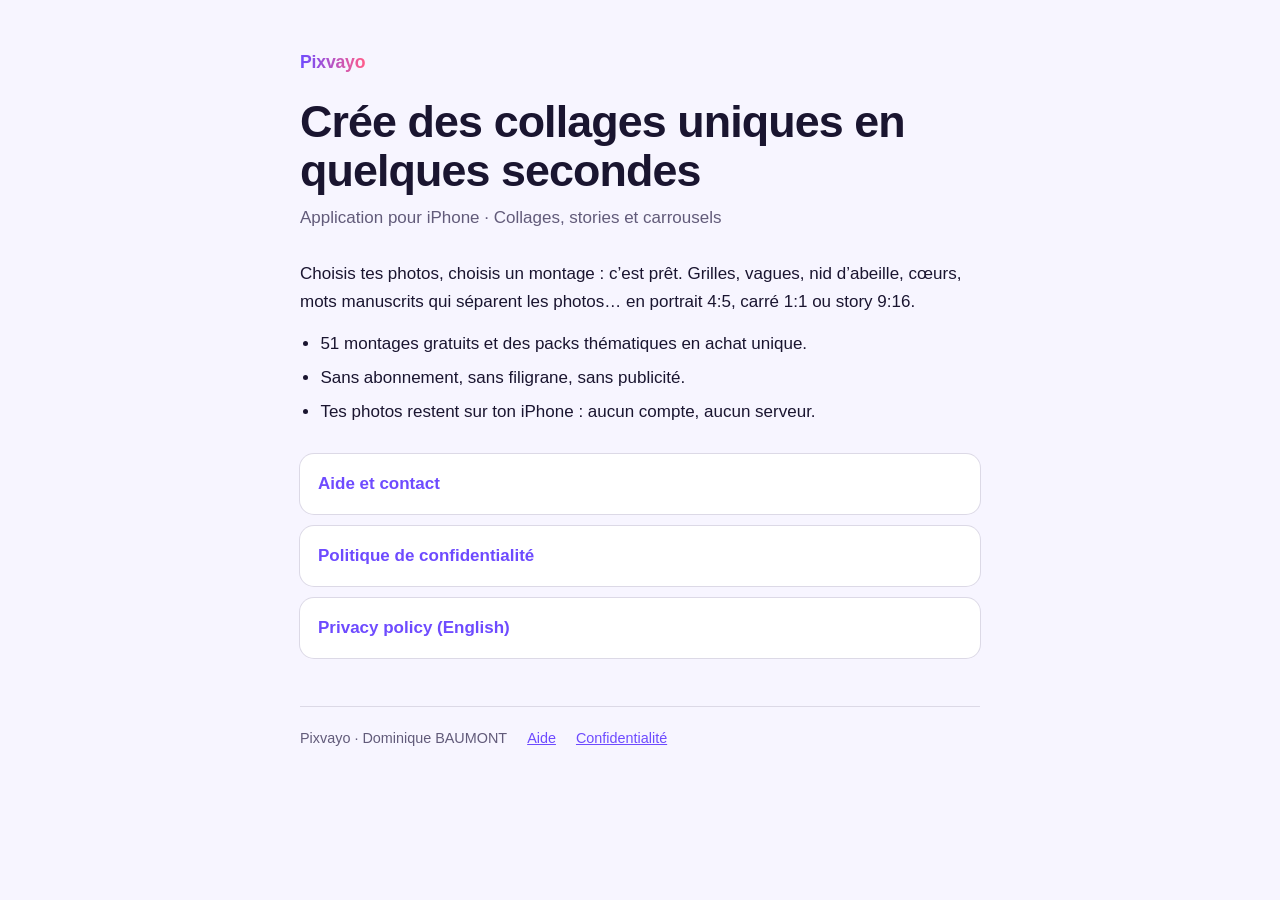
<file: index.html>
<!doctype html>
<html lang="fr">
<head>
<meta name="robots" content="noindex, nofollow, noarchive">
<meta charset="utf-8">
<meta name="viewport" content="width=device-width, initial-scale=1">
<title>Pixvayo – Collages pour iPhone</title>
<meta name="description" content="Pixvayo, l’app iPhone pour créer des collages, stories et carrousels en quelques secondes. Sans abonnement, sans filigrane.">
<link rel="stylesheet" href="style.css">
</head>
<body>
<main>
  <a class="brand" href="./">Pixvayo</a>
  <h1>Crée des collages uniques en quelques secondes</h1>
  <p class="meta">Application pour iPhone · Collages, stories et carrousels</p>

  <p>Choisis tes photos, choisis un montage : c’est prêt. Grilles, vagues, nid d’abeille, cœurs, mots manuscrits qui séparent les photos… en portrait 4:5, carré 1:1 ou story 9:16.</p>
  <ul>
    <li>51 montages gratuits et des packs thématiques en achat unique.</li>
    <li>Sans abonnement, sans filigrane, sans publicité.</li>
    <li>Tes photos restent sur ton iPhone : aucun compte, aucun serveur.</li>
  </ul>

  <nav class="links" aria-label="Pages">
    <a href="aide.html">Aide et contact</a>
    <a href="confidentialite.html">Politique de confidentialité</a>
    <a href="confidentialite.html#english">Privacy policy (English)</a>
  </nav>

  <footer>
    <span>Pixvayo · Dominique BAUMONT</span>
    <a href="aide.html">Aide</a>
    <a href="confidentialite.html">Confidentialité</a>
  </footer>
</main>
</body>
</html>
</file>
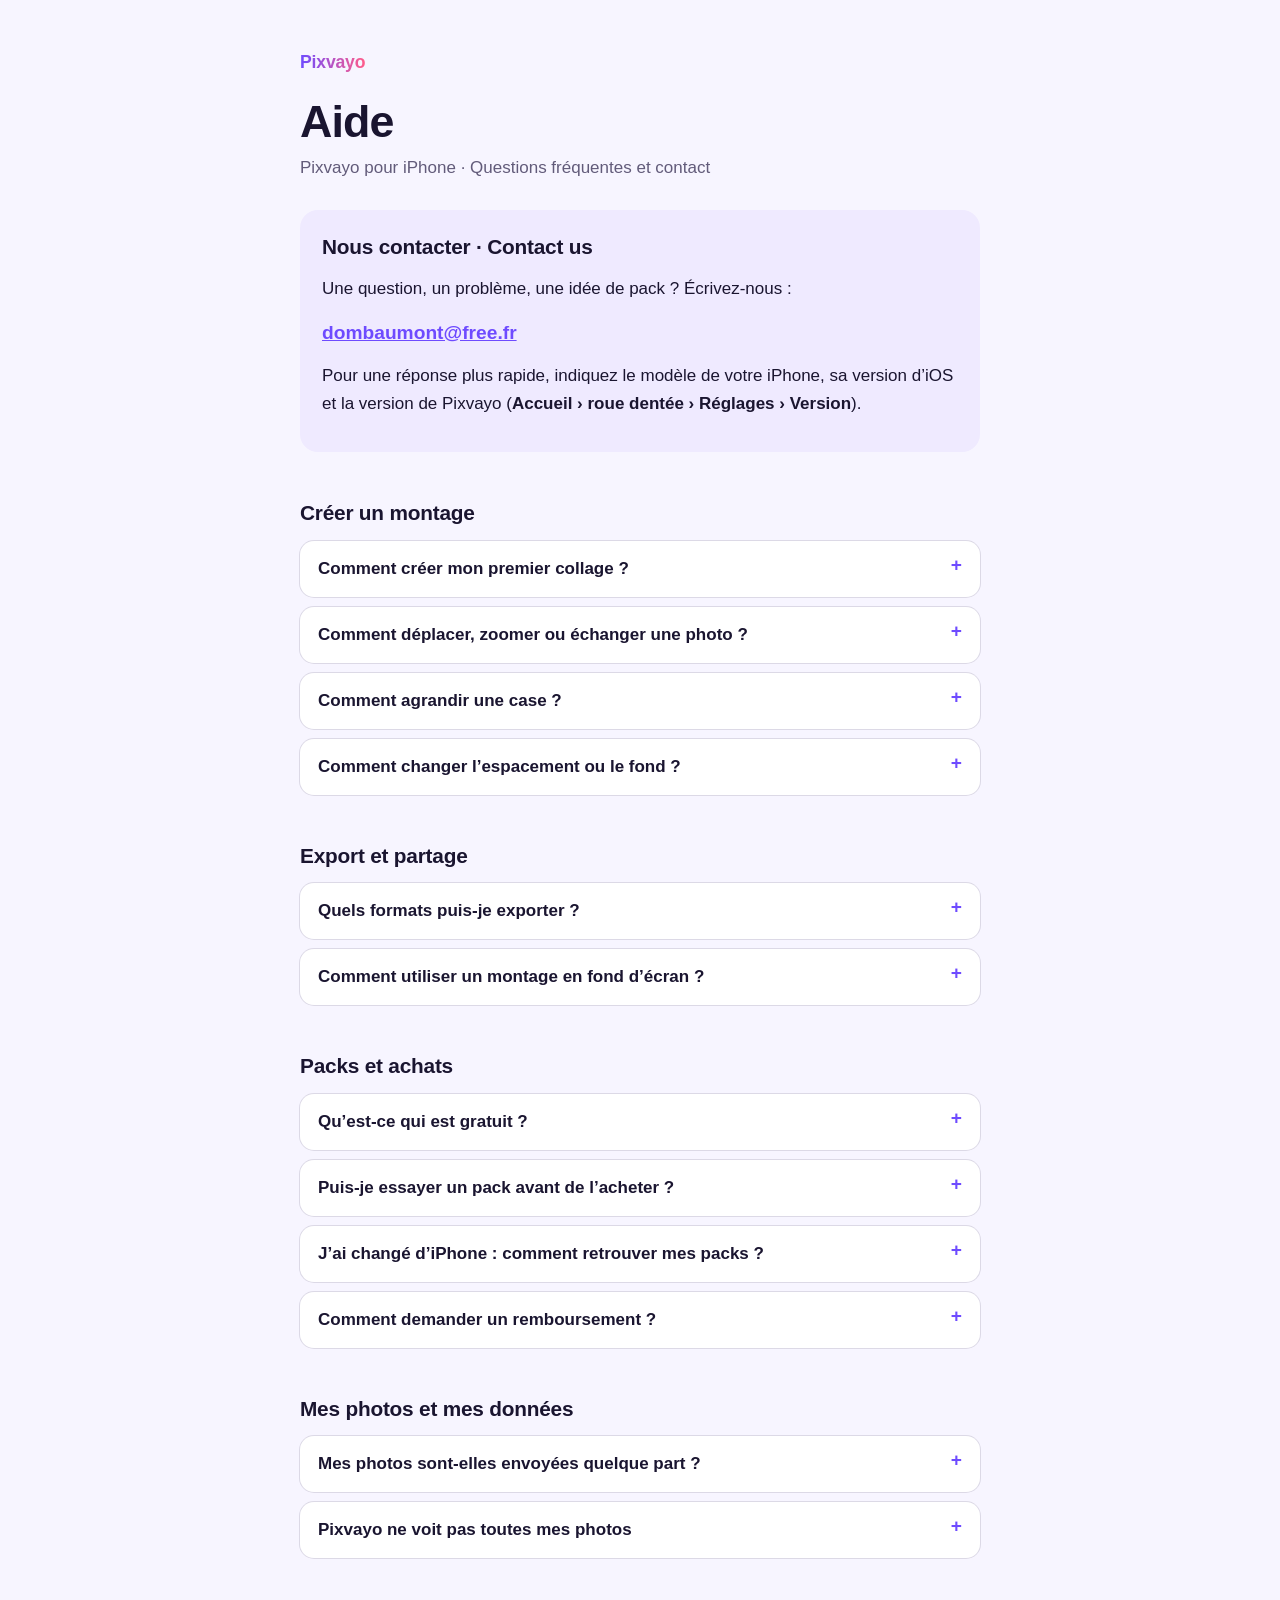
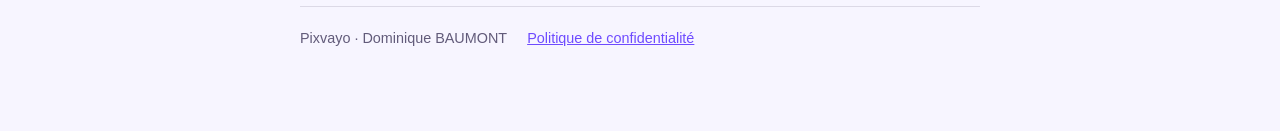
<file: aide.html>
<!doctype html>
<html lang="fr">
<head>
<meta name="robots" content="noindex, nofollow, noarchive">
<meta charset="utf-8">
<meta name="viewport" content="width=device-width, initial-scale=1">
<title>Aide – Pixvayo</title>
<meta name="description" content="Aide et contact de l’application Pixvayo pour iPhone : questions fréquentes, packs, achats, export.">
<link rel="stylesheet" href="style.css">
</head>
<body>
<main>
  <a class="brand" href="./">Pixvayo</a>
  <h1>Aide</h1>
  <p class="meta">Pixvayo pour iPhone · Questions fréquentes et contact</p>

  <section class="box" aria-labelledby="contact">
    <h2 id="contact">Nous contacter · Contact us</h2>
    <p>Une question, un problème, une idée de pack ? Écrivez-nous :</p>
    <p class="mail"><a href="mailto:dombaumont@free.fr?subject=Pixvayo">dombaumont@free.fr</a></p>
    <p>Pour une réponse plus rapide, indiquez le modèle de votre iPhone, sa version d’iOS et la version de Pixvayo (<span class="path">Accueil › roue dentée › Réglages › Version</span>).</p>
  </section>

  <h2>Créer un montage</h2>

  <details>
    <summary>Comment créer mon premier collage ?</summary>
    <div>
      <p>Touchez le bouton <strong>+</strong> au centre de la barre du bas, choisissez vos photos, puis un modèle. Vous pouvez aussi partir d’un modèle dans l’onglet <strong>Modèles</strong> et ajouter vos photos ensuite.</p>
    </div>
  </details>

  <details>
    <summary>Comment déplacer, zoomer ou échanger une photo ?</summary>
    <div>
      <p>Dans l’éditeur, faites glisser une photo pour la recadrer et pincez pour zoomer. Pour échanger deux photos, maintenez le doigt sur une photo puis faites-la glisser sur l’autre.</p>
    </div>
  </details>

  <details>
    <summary>Comment agrandir une case ?</summary>
    <div>
      <p>Faites glisser les poignées blanches placées sur les séparations : les flèches indiquent dans quel sens la séparation se déplace.</p>
    </div>
  </details>

  <details>
    <summary>Comment changer l’espacement ou le fond ?</summary>
    <div>
      <p>Dans l’éditeur, <strong>Espacements</strong> règle l’écart entre les photos et autour du montage. <strong>Fond</strong> propose le fond du modèle, <strong>Sans fond</strong> (vos photos sur fond blanc), une couleur ou une de vos photos.</p>
    </div>
  </details>

  <h2>Export et partage</h2>

  <details>
    <summary>Quels formats puis-je exporter ?</summary>
    <div>
      <p>JPEG, PNG ou HEIC, en haute définition et sans filigrane. Chaque modèle existe en portrait 4:5, carré 1:1 et story 9:16. Touchez <strong>Exporter</strong>, puis <strong>Enregistrer dans Photos</strong> ou partagez directement.</p>
    </div>
  </details>

  <details>
    <summary>Comment utiliser un montage en fond d’écran ?</summary>
    <div>
      <p>À l’export, touchez <strong>Utiliser en fond d’écran</strong> : l’image est enregistrée dans Photos au format de l’écran de l’iPhone. Ouvrez-la ensuite dans Photos, touchez le bouton de partage puis <strong>Utiliser en fond d’écran</strong>.</p>
    </div>
  </details>

  <h2>Packs et achats</h2>

  <details>
    <summary>Qu’est-ce qui est gratuit ?</summary>
    <div>
      <p>51 montages sont gratuits, pour toujours. Les packs thématiques (Noël, Anniversaire, Mariage, Naissance…) s’achètent une seule fois. <strong>Pixvayo illimité</strong> débloque tous les packs, actuels et à venir, en un seul achat. Il n’y a aucun abonnement.</p>
    </div>
  </details>

  <details>
    <summary>Puis-je essayer un pack avant de l’acheter ?</summary>
    <div>
      <p>Oui : chaque modèle d’un pack peut être essayé avec vos propres photos. Seul l’export se débloque après l’achat.</p>
    </div>
  </details>

  <details>
    <summary>J’ai changé d’iPhone : comment retrouver mes packs ?</summary>
    <div>
      <p>Connectez-vous avec le même compte Apple, ouvrez l’onglet <strong>Boutique</strong> et touchez <strong>Restaurer les achats</strong>, en bas de la page.</p>
    </div>
  </details>

  <details>
    <summary>Comment demander un remboursement ?</summary>
    <div>
      <p>Les paiements sont gérés par Apple. Faites la demande sur <a href="https://reportaproblem.apple.com">reportaproblem.apple.com</a>.</p>
    </div>
  </details>

  <h2>Mes photos et mes données</h2>

  <details>
    <summary>Mes photos sont-elles envoyées quelque part ?</summary>
    <div>
      <p>Non. Pixvayo fonctionne sur votre iPhone, sans compte ni serveur. Attention : supprimer l’application efface vos projets en cours (les images déjà exportées restent dans Photos). Détails dans la <a href="confidentialite.html">politique de confidentialité</a>.</p>
    </div>
  </details>

  <details>
    <summary>Pixvayo ne voit pas toutes mes photos</summary>
    <div>
      <p>Vous avez peut-être autorisé un accès limité. Dans les Réglages de l’iPhone : <span class="path">Confidentialité et sécurité › Photos › Pixvayo</span>, choisissez <strong>Accès complet</strong> ou ajoutez des photos à la sélection.</p>
    </div>
  </details>

  <footer>
    <span>Pixvayo · Dominique BAUMONT</span>
    <a href="confidentialite.html">Politique de confidentialité</a>
  </footer>
</main>
</body>
</html>
</file>
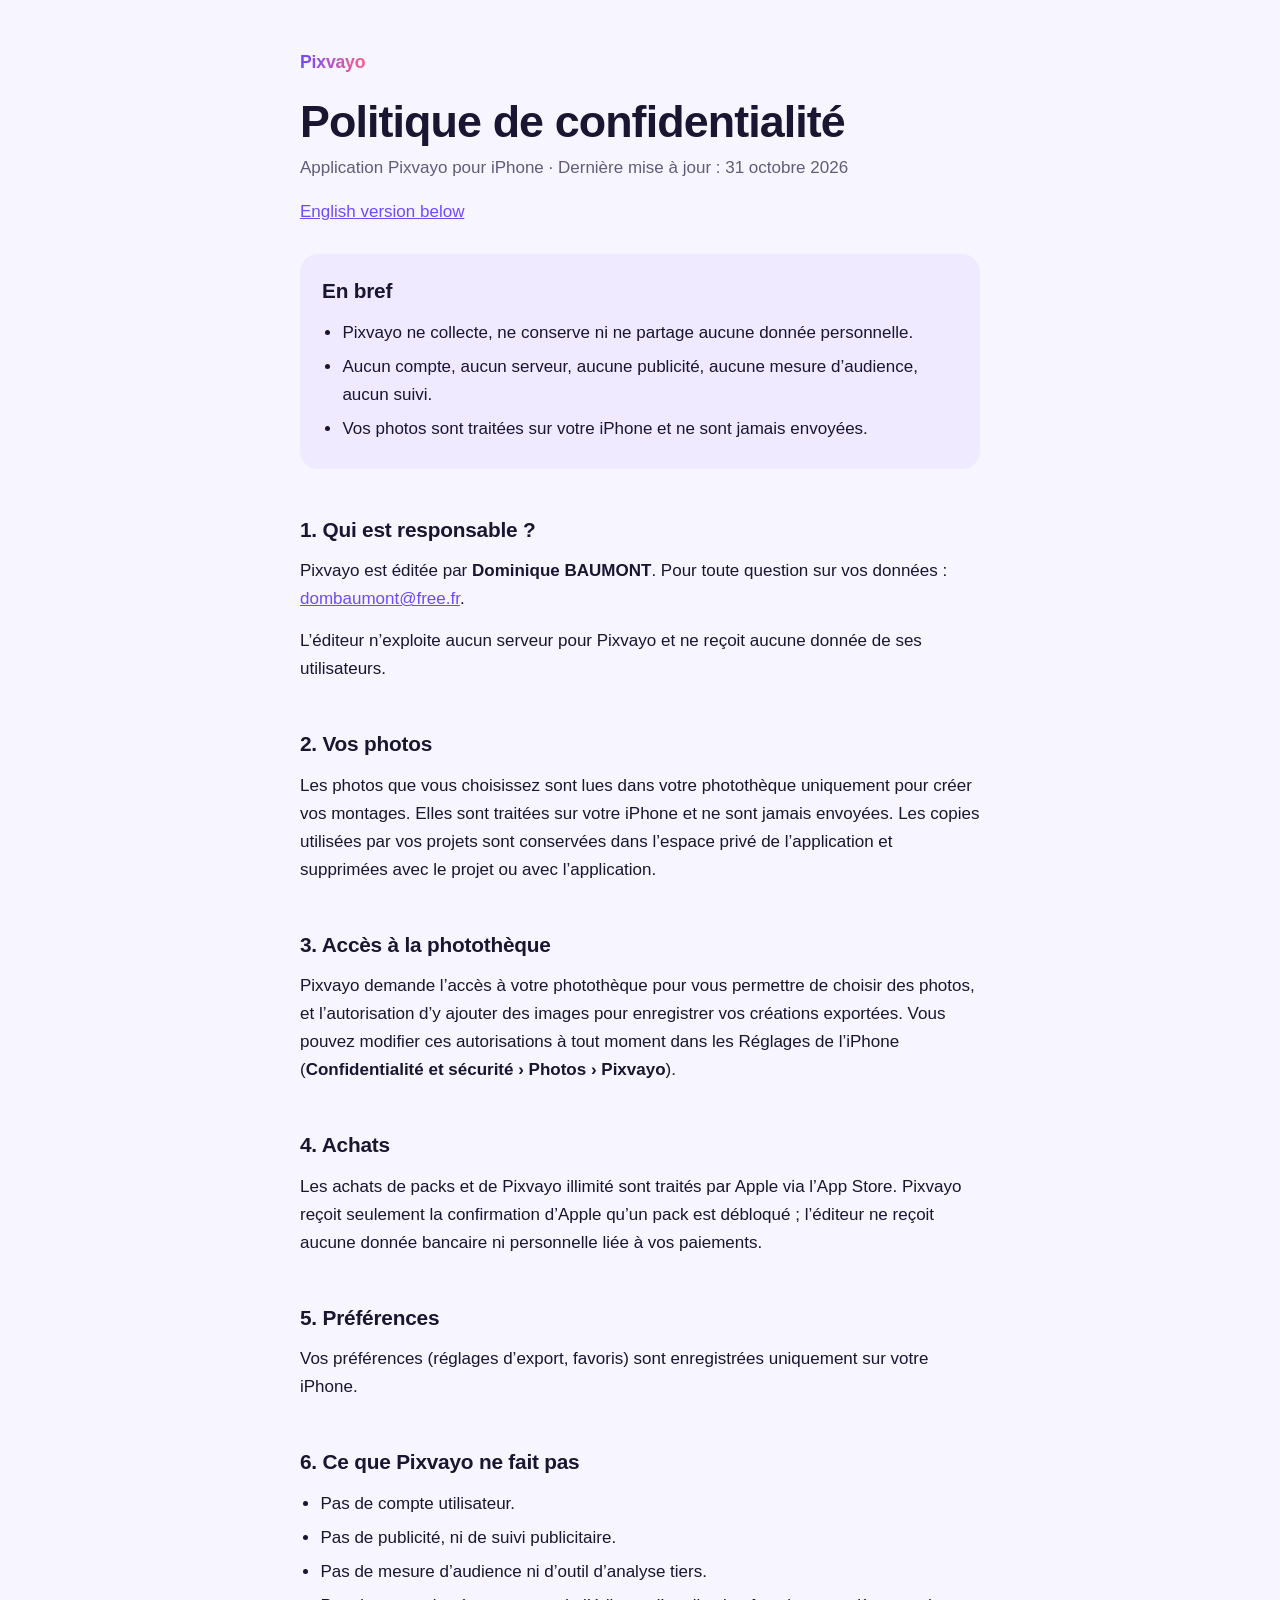
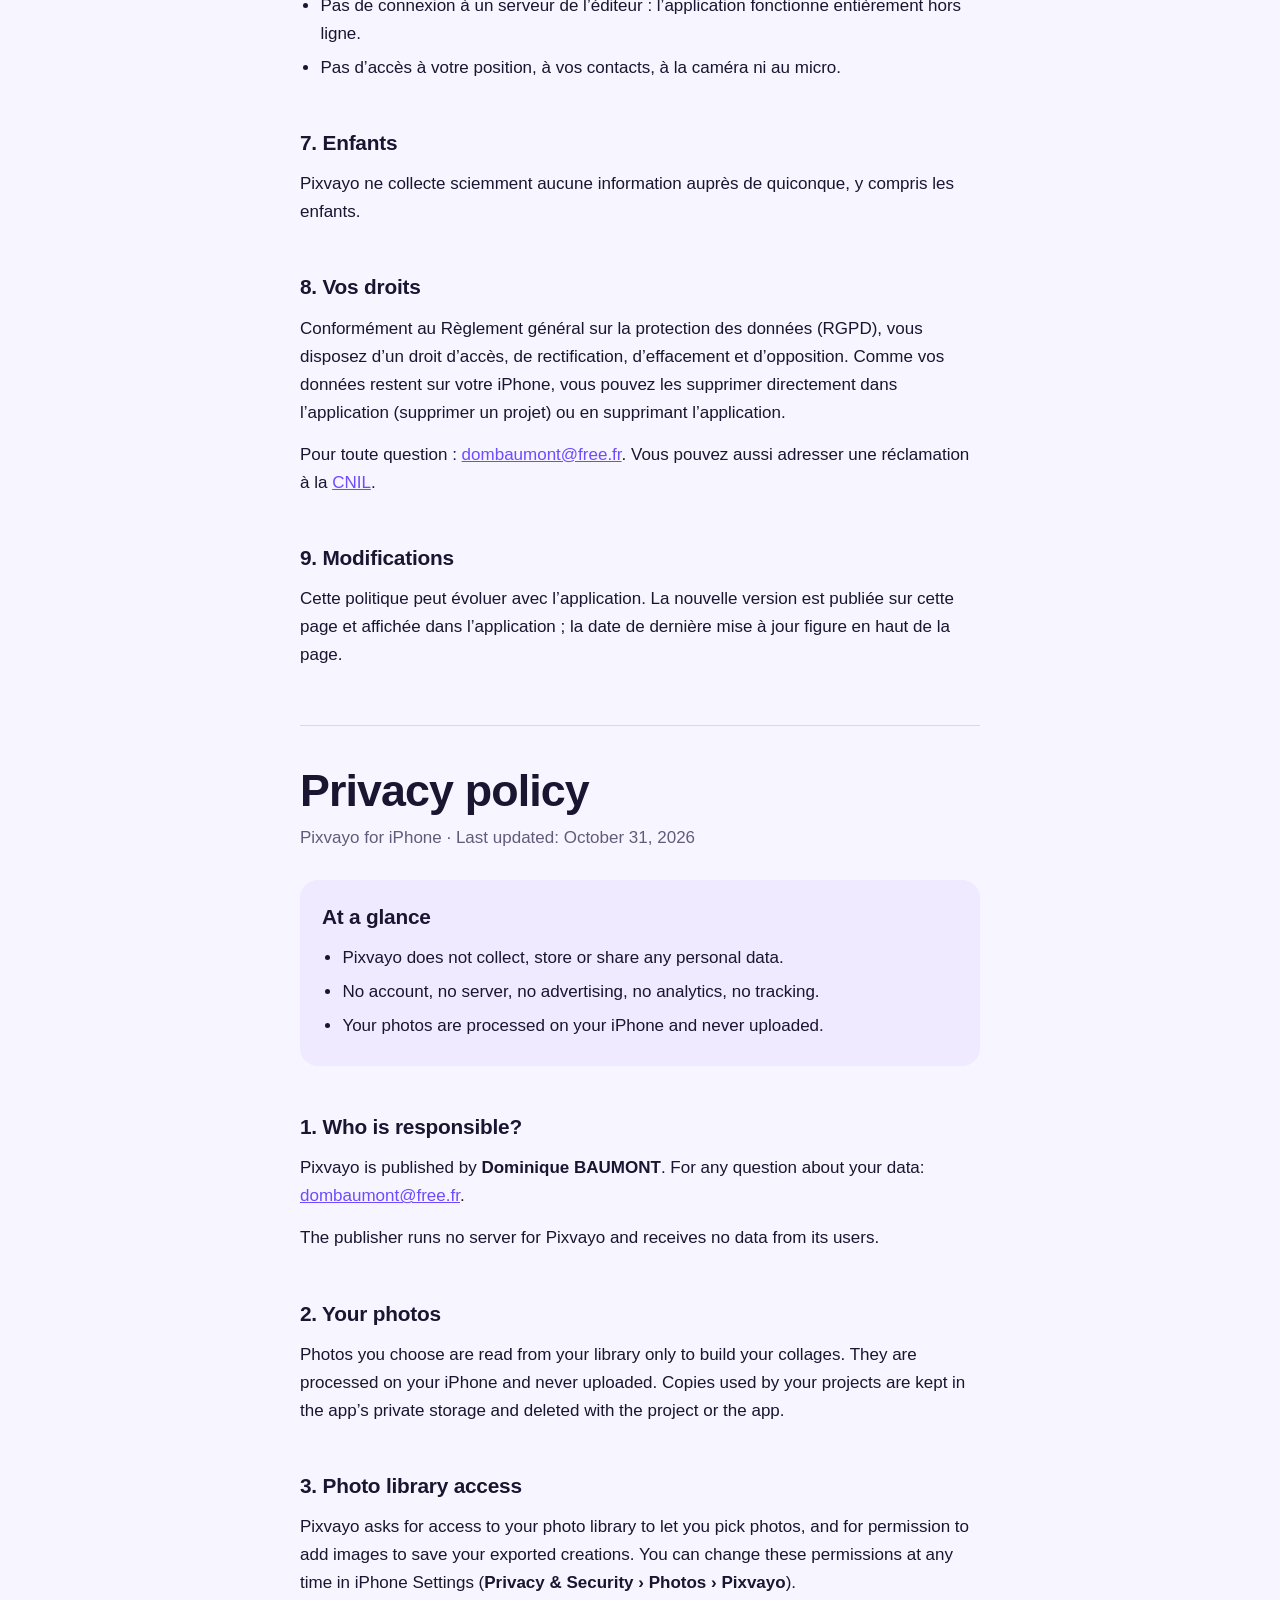
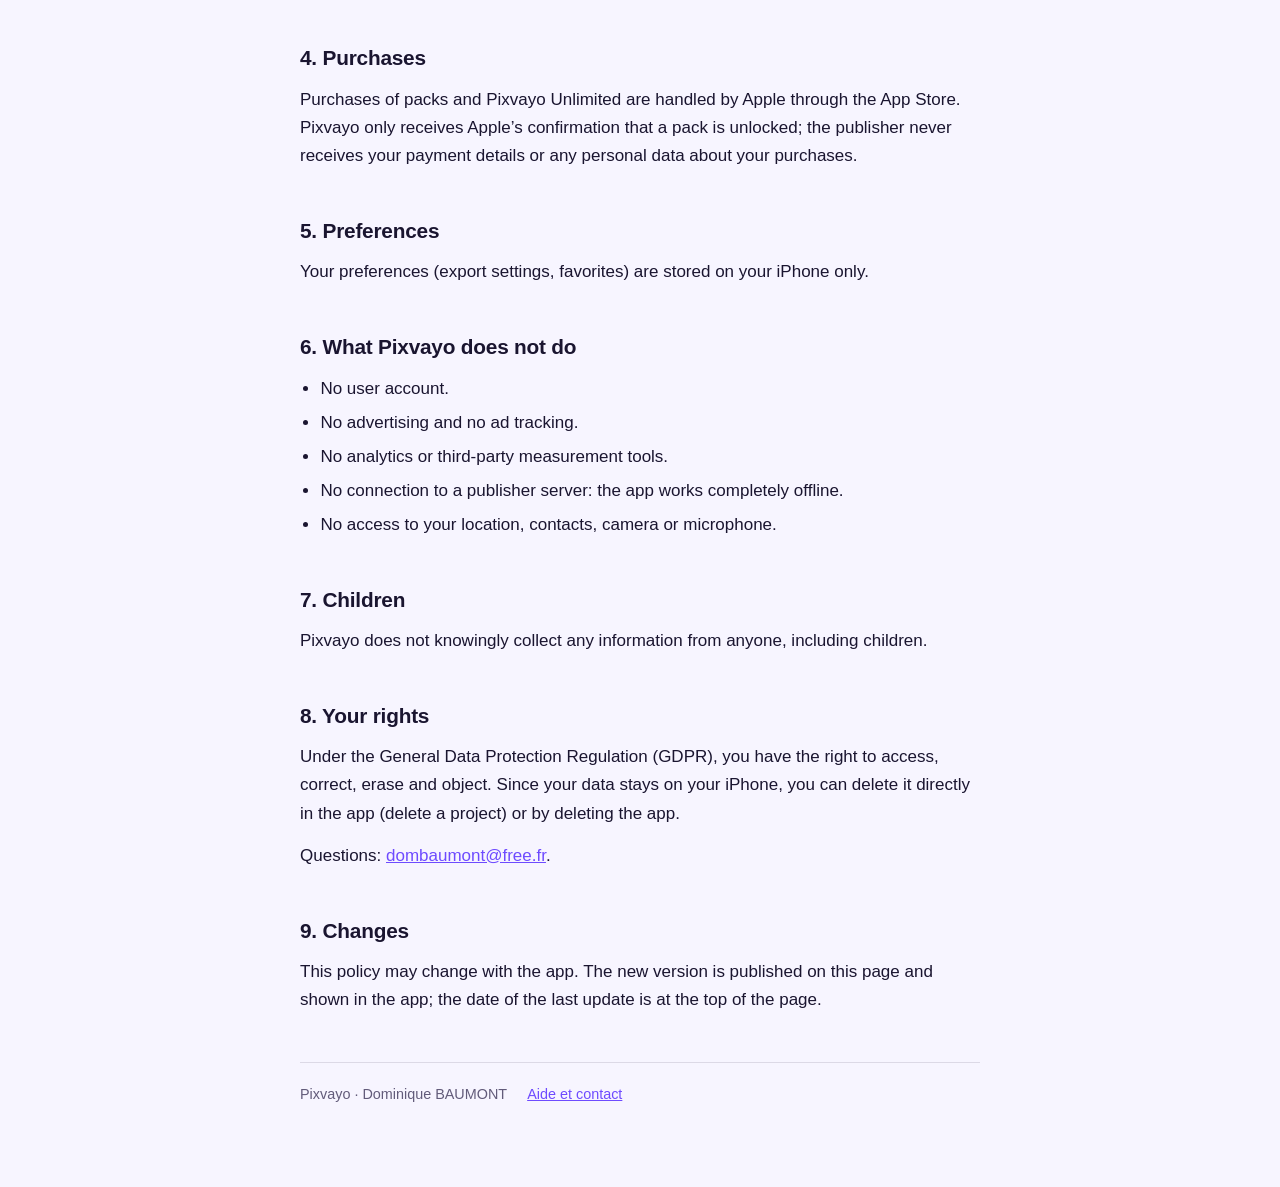
<file: confidentialite.html>
<!doctype html>
<html lang="fr">
<head>
<meta name="robots" content="noindex, nofollow, noarchive">
<meta charset="utf-8">
<meta name="viewport" content="width=device-width, initial-scale=1">
<title>Confidentialité – Pixvayo</title>
<meta name="description" content="Politique de confidentialité de l’application Pixvayo pour iPhone. Privacy policy of the Pixvayo iPhone app.">
<link rel="stylesheet" href="style.css">
</head>
<body>
<main>
  <a class="brand" href="./">Pixvayo</a>
  <h1>Politique de confidentialité</h1>
  <p class="meta">Application Pixvayo pour iPhone · Dernière mise à jour : 31 octobre 2026</p>
  <p class="lang"><a href="#english">English version below</a></p>

  <section class="box" aria-labelledby="resume">
    <h2 id="resume">En bref</h2>
    <ul>
      <li>Pixvayo ne collecte, ne conserve ni ne partage aucune donnée personnelle.</li>
      <li>Aucun compte, aucun serveur, aucune publicité, aucune mesure d’audience, aucun suivi.</li>
      <li>Vos photos sont traitées sur votre iPhone et ne sont jamais envoyées.</li>
    </ul>
  </section>

  <h2>1. Qui est responsable ?</h2>
  <p>Pixvayo est éditée par <strong>Dominique BAUMONT</strong>. Pour toute question sur vos données : <a href="mailto:dombaumont@free.fr?subject=Pixvayo">dombaumont@free.fr</a>.</p>
  <p>L’éditeur n’exploite aucun serveur pour Pixvayo et ne reçoit aucune donnée de ses utilisateurs.</p>

  <h2>2. Vos photos</h2>
  <p>Les photos que vous choisissez sont lues dans votre photothèque uniquement pour créer vos montages. Elles sont traitées sur votre iPhone et ne sont jamais envoyées. Les copies utilisées par vos projets sont conservées dans l’espace privé de l’application et supprimées avec le projet ou avec l’application.</p>

  <h2>3. Accès à la photothèque</h2>
  <p>Pixvayo demande l’accès à votre photothèque pour vous permettre de choisir des photos, et l’autorisation d’y ajouter des images pour enregistrer vos créations exportées. Vous pouvez modifier ces autorisations à tout moment dans les Réglages de l’iPhone (<span class="path">Confidentialité et sécurité › Photos › Pixvayo</span>).</p>

  <h2>4. Achats</h2>
  <p>Les achats de packs et de Pixvayo illimité sont traités par Apple via l’App Store. Pixvayo reçoit seulement la confirmation d’Apple qu’un pack est débloqué ; l’éditeur ne reçoit aucune donnée bancaire ni personnelle liée à vos paiements.</p>

  <h2>5. Préférences</h2>
  <p>Vos préférences (réglages d’export, favoris) sont enregistrées uniquement sur votre iPhone.</p>

  <h2>6. Ce que Pixvayo ne fait pas</h2>
  <ul>
    <li>Pas de compte utilisateur.</li>
    <li>Pas de publicité, ni de suivi publicitaire.</li>
    <li>Pas de mesure d’audience ni d’outil d’analyse tiers.</li>
    <li>Pas de connexion à un serveur de l’éditeur : l’application fonctionne entièrement hors ligne.</li>
    <li>Pas d’accès à votre position, à vos contacts, à la caméra ni au micro.</li>
  </ul>

  <h2>7. Enfants</h2>
  <p>Pixvayo ne collecte sciemment aucune information auprès de quiconque, y compris les enfants.</p>

  <h2>8. Vos droits</h2>
  <p>Conformément au Règlement général sur la protection des données (RGPD), vous disposez d’un droit d’accès, de rectification, d’effacement et d’opposition. Comme vos données restent sur votre iPhone, vous pouvez les supprimer directement dans l’application (supprimer un projet) ou en supprimant l’application.</p>
  <p>Pour toute question : <a href="mailto:dombaumont@free.fr?subject=Pixvayo">dombaumont@free.fr</a>. Vous pouvez aussi adresser une réclamation à la <a href="https://www.cnil.fr/fr/plaintes">CNIL</a>.</p>

  <h2>9. Modifications</h2>
  <p>Cette politique peut évoluer avec l’application. La nouvelle version est publiée sur cette page et affichée dans l’application ; la date de dernière mise à jour figure en haut de la page.</p>

  <hr style="border:0;border-top:1px solid var(--line);margin:56px 0 0">

  <section lang="en" id="english">
    <h1 style="margin-top:40px">Privacy policy</h1>
    <p class="meta">Pixvayo for iPhone · Last updated: October 31, 2026</p>

    <section class="box" aria-labelledby="summary-en">
      <h2 id="summary-en">At a glance</h2>
      <ul>
        <li>Pixvayo does not collect, store or share any personal data.</li>
        <li>No account, no server, no advertising, no analytics, no tracking.</li>
        <li>Your photos are processed on your iPhone and never uploaded.</li>
      </ul>
    </section>

    <h2>1. Who is responsible?</h2>
    <p>Pixvayo is published by <strong>Dominique BAUMONT</strong>. For any question about your data: <a href="mailto:dombaumont@free.fr?subject=Pixvayo">dombaumont@free.fr</a>.</p>
    <p>The publisher runs no server for Pixvayo and receives no data from its users.</p>

    <h2>2. Your photos</h2>
    <p>Photos you choose are read from your library only to build your collages. They are processed on your iPhone and never uploaded. Copies used by your projects are kept in the app’s private storage and deleted with the project or the app.</p>

    <h2>3. Photo library access</h2>
    <p>Pixvayo asks for access to your photo library to let you pick photos, and for permission to add images to save your exported creations. You can change these permissions at any time in iPhone Settings (<span class="path">Privacy &amp; Security › Photos › Pixvayo</span>).</p>

    <h2>4. Purchases</h2>
    <p>Purchases of packs and Pixvayo Unlimited are handled by Apple through the App Store. Pixvayo only receives Apple’s confirmation that a pack is unlocked; the publisher never receives your payment details or any personal data about your purchases.</p>

    <h2>5. Preferences</h2>
    <p>Your preferences (export settings, favorites) are stored on your iPhone only.</p>

    <h2>6. What Pixvayo does not do</h2>
    <ul>
      <li>No user account.</li>
      <li>No advertising and no ad tracking.</li>
      <li>No analytics or third-party measurement tools.</li>
      <li>No connection to a publisher server: the app works completely offline.</li>
      <li>No access to your location, contacts, camera or microphone.</li>
    </ul>

    <h2>7. Children</h2>
    <p>Pixvayo does not knowingly collect any information from anyone, including children.</p>

    <h2>8. Your rights</h2>
    <p>Under the General Data Protection Regulation (GDPR), you have the right to access, correct, erase and object. Since your data stays on your iPhone, you can delete it directly in the app (delete a project) or by deleting the app.</p>
    <p>Questions: <a href="mailto:dombaumont@free.fr?subject=Pixvayo">dombaumont@free.fr</a>.</p>

    <h2>9. Changes</h2>
    <p>This policy may change with the app. The new version is published on this page and shown in the app; the date of the last update is at the top of the page.</p>
  </section>

  <footer>
    <span>Pixvayo · Dominique BAUMONT</span>
    <a href="aide.html">Aide et contact</a>
  </footer>
</main>
</body>
</html>
</file>
<file: style.css>
:root {
  --bg: #f7f5ff; --surface: #ffffff; --ink: #1a1530; --muted: #625b7a;
  --line: rgba(26, 21, 48, 0.12); --accent: #6e4bff; --soft: #efeaff;
  color-scheme: light;
}
@media (prefers-color-scheme: dark) {
  :root { --bg: #0e0c18; --surface: #18152a; --ink: #eeebf8; --muted: #a9a2c4;
          --line: rgba(238, 235, 248, 0.12); --accent: #9a82ff; --soft: #2a2350; color-scheme: dark; }
}
* { box-sizing: border-box; }
body { margin: 0; background: var(--bg); color: var(--ink);
       font: 17px/1.65 -apple-system, BlinkMacSystemFont, "Segoe UI", Roboto, sans-serif; }
main { max-width: 720px; margin: 0 auto; padding: 48px 20px 80px; }
h1 { font-size: clamp(2rem, 6vw, 2.8rem); line-height: 1.1; letter-spacing: -0.02em; margin: 0 0 8px; }
h2 { font-size: 1.3rem; margin: 44px 0 10px; letter-spacing: -0.01em; }
p, ul, ol { margin: 0 0 14px; }
ul, ol { padding-left: 1.2em; }
li { margin-bottom: 6px; }
a { color: var(--accent); }
.brand { display: inline-block; font-weight: 800; font-size: 1.1rem; letter-spacing: -0.01em; text-decoration: none;
         background: linear-gradient(90deg, #6e4bff, #ff5c8a); -webkit-background-clip: text; background-clip: text; color: transparent; margin-bottom: 20px; }
.meta { color: var(--muted); margin-bottom: 28px; }
.lang { margin: -12px 0 28px; }
.box { background: var(--soft); border-radius: 18px; padding: 20px 22px; }
.box h2 { margin-top: 0; }
.box ul { margin: 0; }
.mail { font-size: 1.2rem; font-weight: 700; }
.links { display: grid; gap: 12px; margin-top: 28px; }
.links a { display: block; background: var(--surface); border-radius: 14px; box-shadow: 0 0 0 1px var(--line);
           padding: 16px 18px; font-weight: 600; text-decoration: none; }
details { background: var(--surface); border-radius: 14px; box-shadow: 0 0 0 1px var(--line); margin-bottom: 10px; }
summary { cursor: pointer; padding: 14px 18px; font-weight: 600; list-style: none; display: flex; justify-content: space-between; gap: 12px; }
summary::-webkit-details-marker { display: none; }
summary::after { content: "+"; color: var(--accent); font-weight: 700; font-size: 1.2rem; line-height: 1; }
details[open] summary::after { content: "–"; }
summary:focus-visible { outline: 3px solid var(--accent); outline-offset: 2px; border-radius: 14px; }
details > div { padding: 0 18px 14px; }
.path { font-weight: 600; }
footer { margin-top: 48px; padding-top: 20px; border-top: 1px solid var(--line); color: var(--muted); font-size: 0.9rem;
         display: flex; flex-wrap: wrap; gap: 8px 20px; }
</file>
